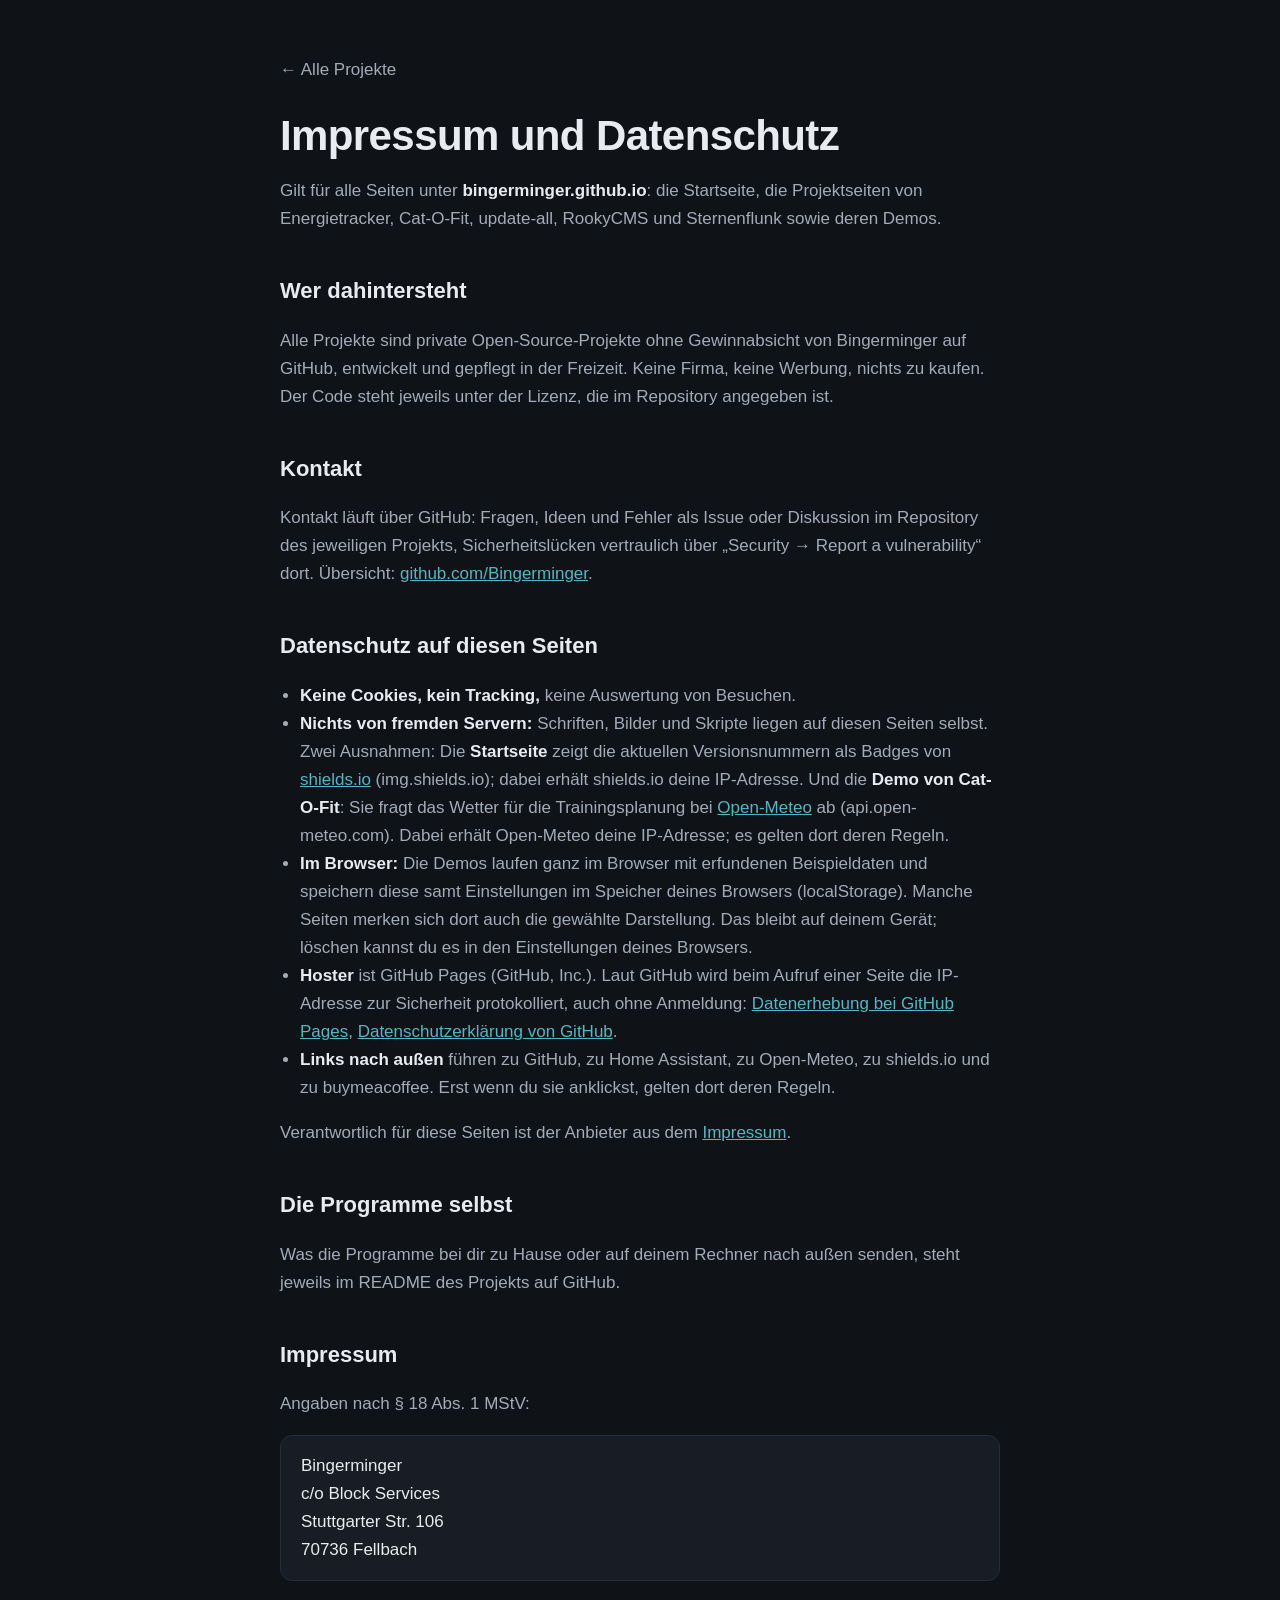
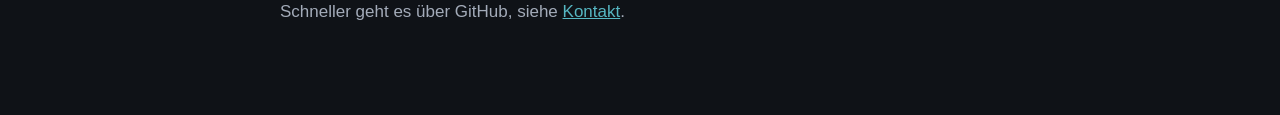
<file: impressum/index.html>
<!doctype html>
<html lang="de">
<head>
<meta charset="utf-8">
<meta name="viewport" content="width=device-width, initial-scale=1">
<title>Impressum und Datenschutz — Bingerminger</title>
<meta name="description" content="Impressum und Datenschutz für bingerminger.github.io: die Startseite, alle Projektseiten und Demos.">
<link rel="canonical" href="https://bingerminger.github.io/impressum/">
<meta name="theme-color" content="#0f1217">
<style>
:root{--bg:#0f1217;--card:#171c25;--line:#262d39;--text:#e8ebf0;--muted:#a3abb9;--accent:#56b6c2}
*{box-sizing:border-box}
body{margin:0;background:var(--bg);color:var(--text);font:17px/1.65 -apple-system,BlinkMacSystemFont,"SF Pro Text","Helvetica Neue",Segoe UI,Roboto,sans-serif;-webkit-font-smoothing:antialiased}
a{color:var(--accent)}
.wrap{max-width:760px;margin:0 auto;padding:56px 20px 72px}
h1{font-size:clamp(30px,4.5vw,42px);line-height:1.15;letter-spacing:-.6px;margin:0 0 10px}
h2{font-size:22px;margin:40px 0 8px}
p,li{color:var(--muted)}
p b,li b{color:var(--text)}
ul{padding-left:20px}
address{font-style:normal;background:var(--card);border:1px solid var(--line);border-radius:12px;padding:16px 20px;color:var(--text);margin:12px 0}
.zurueck{display:inline-block;margin-bottom:28px;color:var(--muted);text-decoration:none}
.zurueck:hover{color:var(--text)}
</style>
</head>
<body>
<main class="wrap">
  <a class="zurueck" href="/">← Alle Projekte</a>
  <h1>Impressum und Datenschutz</h1>
  <p>Gilt für alle Seiten unter <b>bingerminger.github.io</b>: die Startseite, die Projektseiten von Energietracker, Cat-O-Fit, update-all, RookyCMS und Sternenflunk sowie deren Demos.</p>

  <h2>Wer dahintersteht</h2>
  <p>Alle Projekte sind private Open-Source-Projekte ohne Gewinnabsicht von Bingerminger auf GitHub, entwickelt und gepflegt in der Freizeit. Keine Firma, keine Werbung, nichts zu kaufen. Der Code steht jeweils unter der Lizenz, die im Repository angegeben ist.</p>

  <h2 id="kontakt">Kontakt</h2>
  <p>Kontakt läuft über GitHub: Fragen, Ideen und Fehler als Issue oder Diskussion im Repository des jeweiligen Projekts, Sicherheitslücken vertraulich über „Security → Report a vulnerability“ dort. Übersicht: <a href="https://github.com/Bingerminger">github.com/Bingerminger</a>.</p>

  <h2>Datenschutz auf diesen Seiten</h2>
  <ul>
    <li><b>Keine Cookies, kein Tracking,</b> keine Auswertung von Besuchen.</li>
    <li><b>Nichts von fremden Servern:</b> Schriften, Bilder und Skripte liegen auf diesen Seiten selbst. Zwei Ausnahmen: Die <b>Startseite</b> zeigt die aktuellen Versionsnummern als Badges von <a href="https://shields.io/">shields.io</a> (img.shields.io); dabei erhält shields.io deine IP-Adresse. Und die <b>Demo von Cat-O-Fit</b>: Sie fragt das Wetter für die Trainingsplanung bei <a href="https://open-meteo.com/">Open-Meteo</a> ab (api.open-meteo.com). Dabei erhält Open-Meteo deine IP-Adresse; es gelten dort deren Regeln.</li>
    <li><b>Im Browser:</b> Die Demos laufen ganz im Browser mit erfundenen Beispieldaten und speichern diese samt Einstellungen im Speicher deines Browsers (localStorage). Manche Seiten merken sich dort auch die gewählte Darstellung. Das bleibt auf deinem Gerät; löschen kannst du es in den Einstellungen deines Browsers.</li>
    <li><b>Hoster</b> ist GitHub Pages (GitHub, Inc.). Laut GitHub wird beim Aufruf einer Seite die IP-Adresse zur Sicherheit protokolliert, auch ohne Anmeldung: <a href="https://docs.github.com/en/pages/getting-started-with-github-pages/about-github-pages#data-collection">Datenerhebung bei GitHub Pages</a>, <a href="https://docs.github.com/en/site-policy/privacy-policies/github-general-privacy-statement">Datenschutzerklärung von GitHub</a>.</li>
    <li><b>Links nach außen</b> führen zu GitHub, zu Home Assistant, zu Open-Meteo, zu shields.io und zu buymeacoffee. Erst wenn du sie anklickst, gelten dort deren Regeln.</li>
  </ul>
  <p>Verantwortlich für diese Seiten ist der Anbieter aus dem <a href="#impressum">Impressum</a>.</p>

  <h2>Die Programme selbst</h2>
  <p>Was die Programme bei dir zu Hause oder auf deinem Rechner nach außen senden, steht jeweils im README des Projekts auf GitHub.</p>

  <h2 id="impressum">Impressum</h2>
  <p>Angaben nach § 18 Abs. 1 MStV:</p>
  <address>Bingerminger<br>c/o Block Services<br>Stuttgarter Str. 106<br>70736 Fellbach</address>
  <p>Schneller geht es über GitHub, siehe <a href="#kontakt">Kontakt</a>.</p>
</main>
</body>
</html>
</file>
